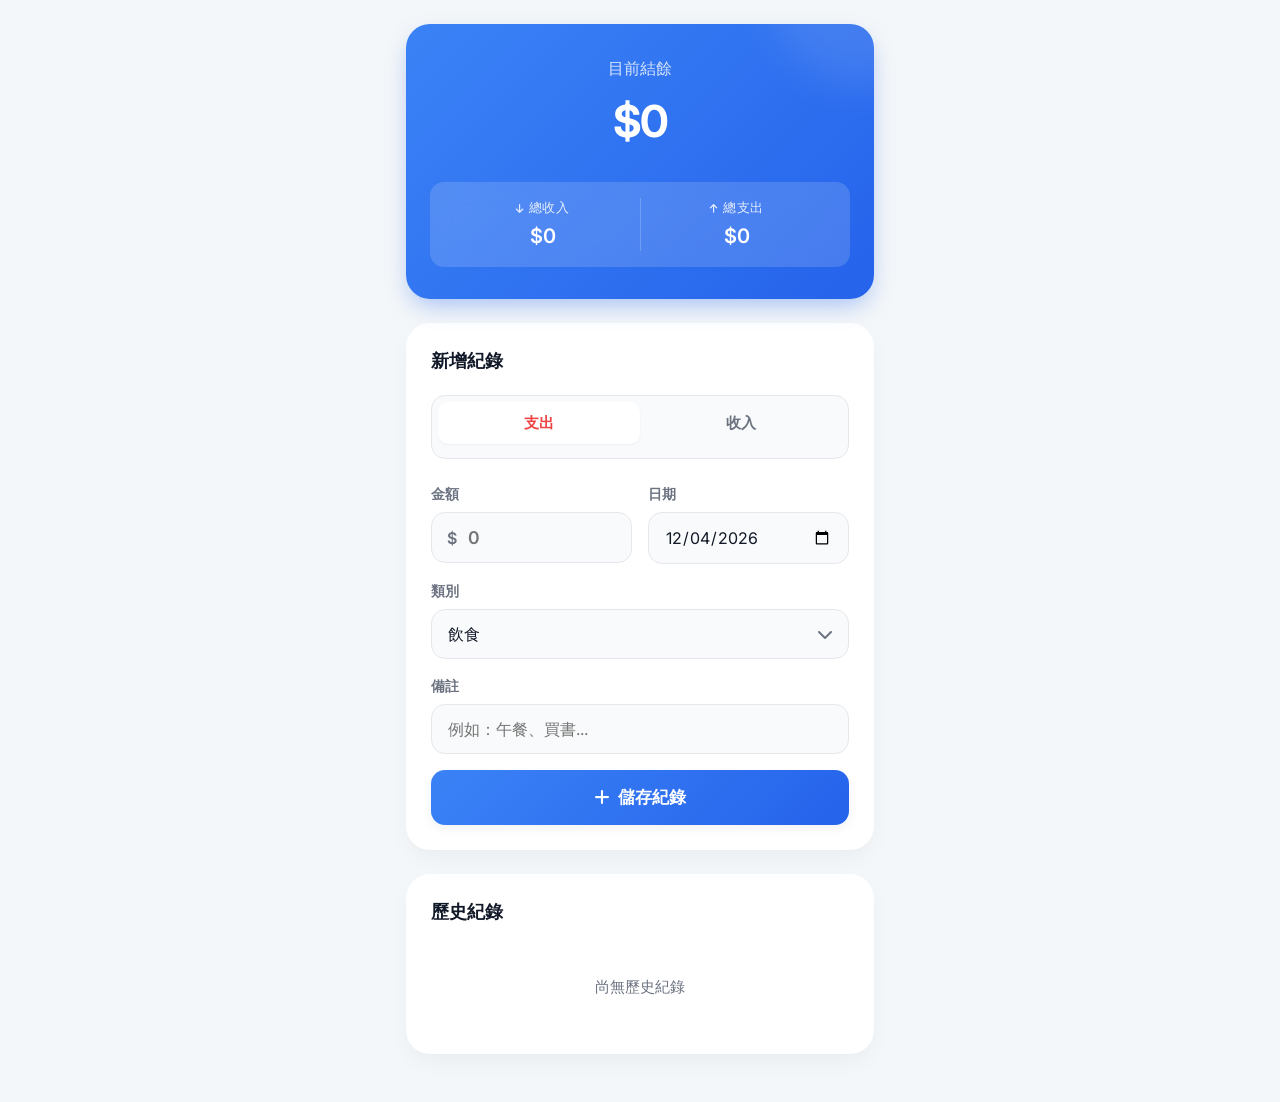
<file: ExpenseTracker/index.html>
<!DOCTYPE html>
<html lang="zh-TW">
<head>
    <meta charset="UTF-8">
    <meta name="viewport" content="width=device-width, initial-scale=1.0, maximum-scale=1.0, user-scalable=no">
    <title>極簡記帳 Minimal Expense Tracker</title>
    <link rel="stylesheet" href="styles.css">
    <!-- Google Fonts: Inter -->
    <link href="https://fonts.googleapis.com/css2?family=Inter:wght@400;500;600;700&display=swap" rel="stylesheet">
    <!-- FontAwesome for Icons -->
    <link href="https://cdnjs.cloudflare.com/ajax/libs/font-awesome/6.4.0/css/all.min.css" rel="stylesheet">
</head>
<body>
    <div class="app-container">
        <!-- Dashboard Balance Section -->
        <header class="dashboard">
            <div class="balance-card">
                <h2>目前結餘</h2>
                <div class="balance-amount" id="total-balance">$0</div>
                <div class="summary">
                    <div class="income">
                        <span class="label"><i class="fas fa-arrow-down" style="font-size: 0.8em; margin-right: 4px;"></i>總收入</span>
                        <span class="amount" id="total-income">$0</span>
                    </div>
                    <div class="expense">
                        <span class="label"><i class="fas fa-arrow-up" style="font-size: 0.8em; margin-right: 4px;"></i>總支出</span>
                        <span class="amount" id="total-expense">$0</span>
                    </div>
                </div>
            </div>
        </header>

        <!-- Add Transaction Section -->
        <section class="add-transaction card">
            <h3 class="section-title">新增紀錄</h3>
            <form id="transaction-form">
                <div class="toggle-group">
                    <input type="radio" name="type" id="type-expense" value="expense" checked>
                    <label for="type-expense" class="toggle-btn expense-btn">支出</label>
                    
                    <input type="radio" name="type" id="type-income" value="income">
                    <label for="type-income" class="toggle-btn income-btn">收入</label>
                </div>
                
                <div class="form-row">
                    <div class="form-group amount-group">
                        <label for="amount">金額</label>
                        <div class="input-with-icon">
                            <span class="currency-symbol">$</span>
                            <input type="number" id="amount" placeholder="0" required min="1">
                        </div>
                    </div>
                    <div class="form-group date-group">
                        <label for="date">日期</label>
                        <input type="date" id="date" required>
                    </div>
                </div>

                <div class="form-row">
                    <div class="form-group">
                        <label for="category">類別</label>
                        <div class="select-wrapper">
                            <select id="category" required>
                                <!-- Categories dynamically loaded -->
                            </select>
                            <i class="fas fa-chevron-down select-icon"></i>
                        </div>
                    </div>
                </div>

                <div class="form-group">
                    <label for="note">備註</label>
                    <input type="text" id="note" placeholder="例如：午餐、買書...">
                </div>

                <button type="submit" class="submit-btn">
                    <i class="fas fa-plus"></i> 儲存紀錄
                </button>
            </form>
        </section>

        <!-- History Section -->
        <section class="history card">
            <h3 class="section-title">歷史紀錄</h3>
            <ul class="transaction-list" id="transaction-list">
                <!-- Transactions dynamically loaded -->
            </ul>
        </section>
    </div>
    
    <script src="app.js"></script>
</body>
</html>
</file>
<file: ExpenseTracker/styles.css>
:root {
    /* Color Palette */
    --primary-blue: #2563eb;
    --primary-blue-hover: #1d4ed8;
    --primary-gradient: linear-gradient(135deg, #3b82f6, #2563eb);
    
    --bg-color: #f4f7f9;
    --card-bg: #ffffff;
    
    --text-main: #111827;
    --text-muted: #6b7280;
    
    --border-color: #e5e7eb;
    --input-bg: #f9fafb;
    
    --income-color: #10b981;
    --income-bg: #d1fae5;
    
    --expense-color: #ef4444;
    --expense-bg: #fee2e2;
    
    /* Shadows & Border Radius */
    --shadow-sm: 0 1px 2px 0 rgba(0, 0, 0, 0.05);
    --shadow-md: 0 4px 12px rgba(0, 0, 0, 0.05);
    --shadow-card: 0 10px 25px -5px rgba(0, 0, 0, 0.05);
    --shadow-glow: 0 10px 25px -5px rgba(37, 99, 235, 0.4);
    
    --radius-sm: 8px;
    --radius-md: 14px;
    --radius-lg: 24px;
}

* {
    box-sizing: border-box;
    margin: 0;
    padding: 0;
}

body {
    font-family: 'Inter', -apple-system, BlinkMacSystemFont, sans-serif;
    background-color: var(--bg-color);
    color: var(--text-main);
    line-height: 1.5;
    -webkit-font-smoothing: antialiased;
}

/* Container Layout */
.app-container {
    max-width: 500px;
    margin: 0 auto;
    padding: 24px 16px;
    min-height: 100vh;
}

/* Card General Style */
.card {
    background-color: var(--card-bg);
    border-radius: var(--radius-lg);
    box-shadow: var(--shadow-card);
    padding: 24px;
    margin-bottom: 24px;
    border: 1px solid rgba(255, 255, 255, 0.5);
}

.section-title {
    font-size: 1.1rem;
    font-weight: 700;
    margin-bottom: 20px;
    color: var(--text-main);
}

/* Dashboard Balance */
.dashboard {
    margin-bottom: 24px;
}

.balance-card {
    background: var(--primary-gradient);
    color: white;
    border-radius: var(--radius-lg);
    padding: 32px 24px;
    box-shadow: var(--shadow-glow);
    text-align: center;
    position: relative;
    overflow: hidden;
}

.balance-card::after {
    content: '';
    position: absolute;
    top: -50%;
    right: -20%;
    width: 200px;
    height: 200px;
    background: rgba(255, 255, 255, 0.1);
    border-radius: 50%;
    filter: blur(20px);
}

.balance-card h2 {
    font-size: 1rem;
    font-weight: 500;
    opacity: 0.8;
    margin-bottom: 8px;
}

.balance-amount {
    font-size: 2.75rem;
    font-weight: 700;
    margin-bottom: 28px;
    letter-spacing: -0.05em;
}

.summary {
    display: flex;
    justify-content: space-between;
    background: rgba(255, 255, 255, 0.15);
    border-radius: var(--radius-md);
    padding: 16px;
    backdrop-filter: blur(10px);
}

.summary > div {
    flex: 1;
    display: flex;
    flex-direction: column;
}

.summary .income {
    border-right: 1px solid rgba(255, 255, 255, 0.2);
}

.summary .label {
    font-size: 0.8rem;
    opacity: 0.85;
    margin-bottom: 4px;
    text-transform: uppercase;
    letter-spacing: 0.05em;
}

.summary .amount {
    font-size: 1.25rem;
    font-weight: 600;
}

/* Forms & Inputs */
.form-row {
    display: flex;
    gap: 16px;
    margin-bottom: 16px;
}

.form-group {
    flex: 1;
    display: flex;
    flex-direction: column;
    margin-bottom: 16px;
}

.form-row .form-group {
    margin-bottom: 0;
}

label {
    font-size: 0.875rem;
    font-weight: 600;
    color: var(--text-muted);
    margin-bottom: 8px;
}

input[type="text"],
input[type="number"],
input[type="date"],
select {
    width: 100%;
    padding: 14px 16px;
    border: 1px solid var(--border-color);
    border-radius: var(--radius-md);
    font-size: 1rem;
    font-family: inherit;
    color: var(--text-main);
    background-color: var(--input-bg);
    transition: all 0.2s ease;
    appearance: none;
}

input:focus,
select:focus {
    outline: none;
    border-color: var(--primary-blue);
    background-color: #fff;
    box-shadow: 0 0 0 4px rgba(37, 99, 235, 0.1);
}

/* Special Input Styling */
.input-with-icon {
    position: relative;
    display: flex;
    align-items: center;
}

.currency-symbol {
    position: absolute;
    left: 16px;
    color: var(--text-muted);
    font-weight: 600;
}

.input-with-icon input {
    padding-left: 36px;
    font-weight: 600;
    font-size: 1.1rem;
}

.select-wrapper {
    position: relative;
}

.select-icon {
    position: absolute;
    right: 16px;
    top: 50%;
    transform: translateY(-50%);
    color: var(--text-muted);
    pointer-events: none;
}

/* Type Toggle (Income/Expense) */
.toggle-group {
    display: flex;
    background: var(--input-bg);
    border-radius: var(--radius-md);
    padding: 6px;
    margin-bottom: 24px;
    border: 1px solid var(--border-color);
}

.toggle-group input[type="radio"] {
    display: none;
}

.toggle-btn {
    flex: 1;
    text-align: center;
    padding: 10px;
    font-size: 0.95rem;
    font-weight: 600;
    border-radius: 10px;
    cursor: pointer;
    color: var(--text-muted);
    transition: all 0.3s cubic-bezier(0.4, 0, 0.2, 1);
}

#type-expense:checked ~ .expense-btn {
    background-color: white;
    color: var(--expense-color);
    box-shadow: var(--shadow-sm);
}

#type-income:checked ~ .income-btn {
    background-color: white;
    color: var(--income-color);
    box-shadow: var(--shadow-sm);
}

/* Submit Button */
.submit-btn {
    width: 100%;
    background: var(--primary-gradient);
    color: white;
    border: none;
    padding: 16px;
    font-size: 1.05rem;
    font-weight: 600;
    border-radius: var(--radius-md);
    cursor: pointer;
    transition: all 0.2s ease;
    box-shadow: var(--shadow-md);
    display: flex;
    justify-content: center;
    align-items: center;
    gap: 8px;
    margin-top: 8px;
}

.submit-btn:hover {
    transform: translateY(-2px);
    box-shadow: var(--shadow-glow);
}

.submit-btn:active {
    transform: translateY(0);
}

/* History List */
.transaction-list {
    list-style: none;
}

.transaction-item {
    display: flex;
    align-items: center;
    justify-content: space-between;
    padding: 16px 0;
    border-bottom: 1px solid var(--bg-color);
}

.transaction-item:last-child {
    border-bottom: none;
    padding-bottom: 0;
}

.item-left {
    display: flex;
    align-items: center;
    gap: 16px;
}

.item-icon {
    width: 44px;
    height: 44px;
    border-radius: var(--radius-sm);
    display: flex;
    align-items: center;
    justify-content: center;
    font-size: 1.1rem;
}

.item-icon.expense {
    background-color: var(--expense-bg);
    color: var(--expense-color);
}

.item-icon.income {
    background-color: var(--income-bg);
    color: var(--income-color);
}

.item-details {
    display: flex;
    flex-direction: column;
}

.item-title {
    font-weight: 600;
    font-size: 1rem;
    color: var(--text-main);
}

.item-date-note {
    font-size: 0.8rem;
    color: var(--text-muted);
    margin-top: 4px;
}

.item-amount {
    font-weight: 700;
    font-size: 1.1rem;
}

.item-amount.expense {
    color: var(--text-main);
}

.item-amount.income {
    color: var(--income-color);
}

.item-right {
    display: flex;
    align-items: center;
    gap: 12px;
}

.delete-btn {
    background: none;
    border: none;
    color: var(--text-muted);
    cursor: pointer;
    font-size: 1rem;
    padding: 6px;
    opacity: 0.5;
    transition: all 0.2s ease;
    display: flex;
    align-items: center;
    justify-content: center;
    border-radius: 50%;
}

.delete-btn:hover {
    color: var(--expense-color);
    opacity: 1;
    background-color: var(--expense-bg);
}

.empty-state {
    text-align: center;
    padding: 30px 0;
    color: var(--text-muted);
    font-size: 0.95rem;
}

/* Responsive */
@media (max-width: 480px) {
    .app-container {
        padding: 16px 12px;
    }
    
    .card {
        padding: 20px;
    }
    
    .form-row {
        flex-direction: column;
        gap: 0;
    }
    
    .balance-card {
        padding: 24px 20px;
    }
    
    .balance-amount {
        font-size: 2.25rem;
    }
}
</file>
